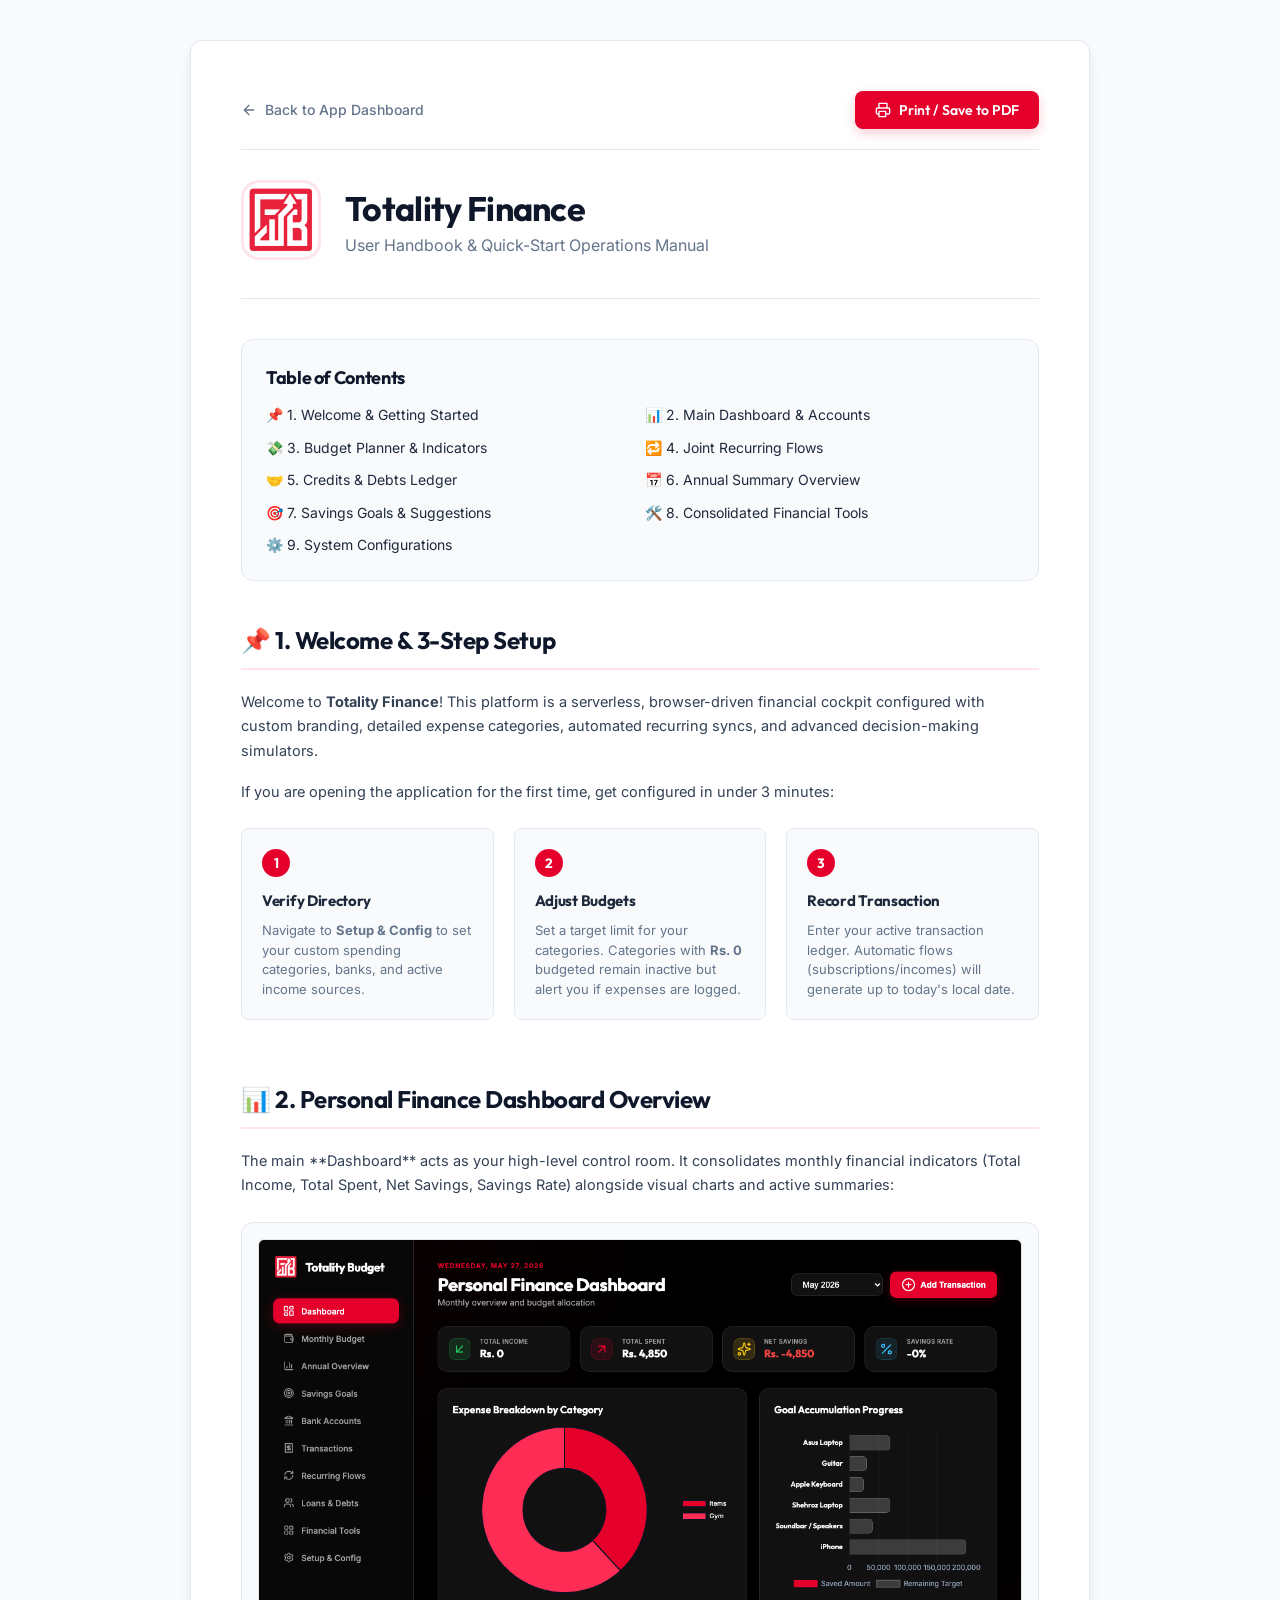
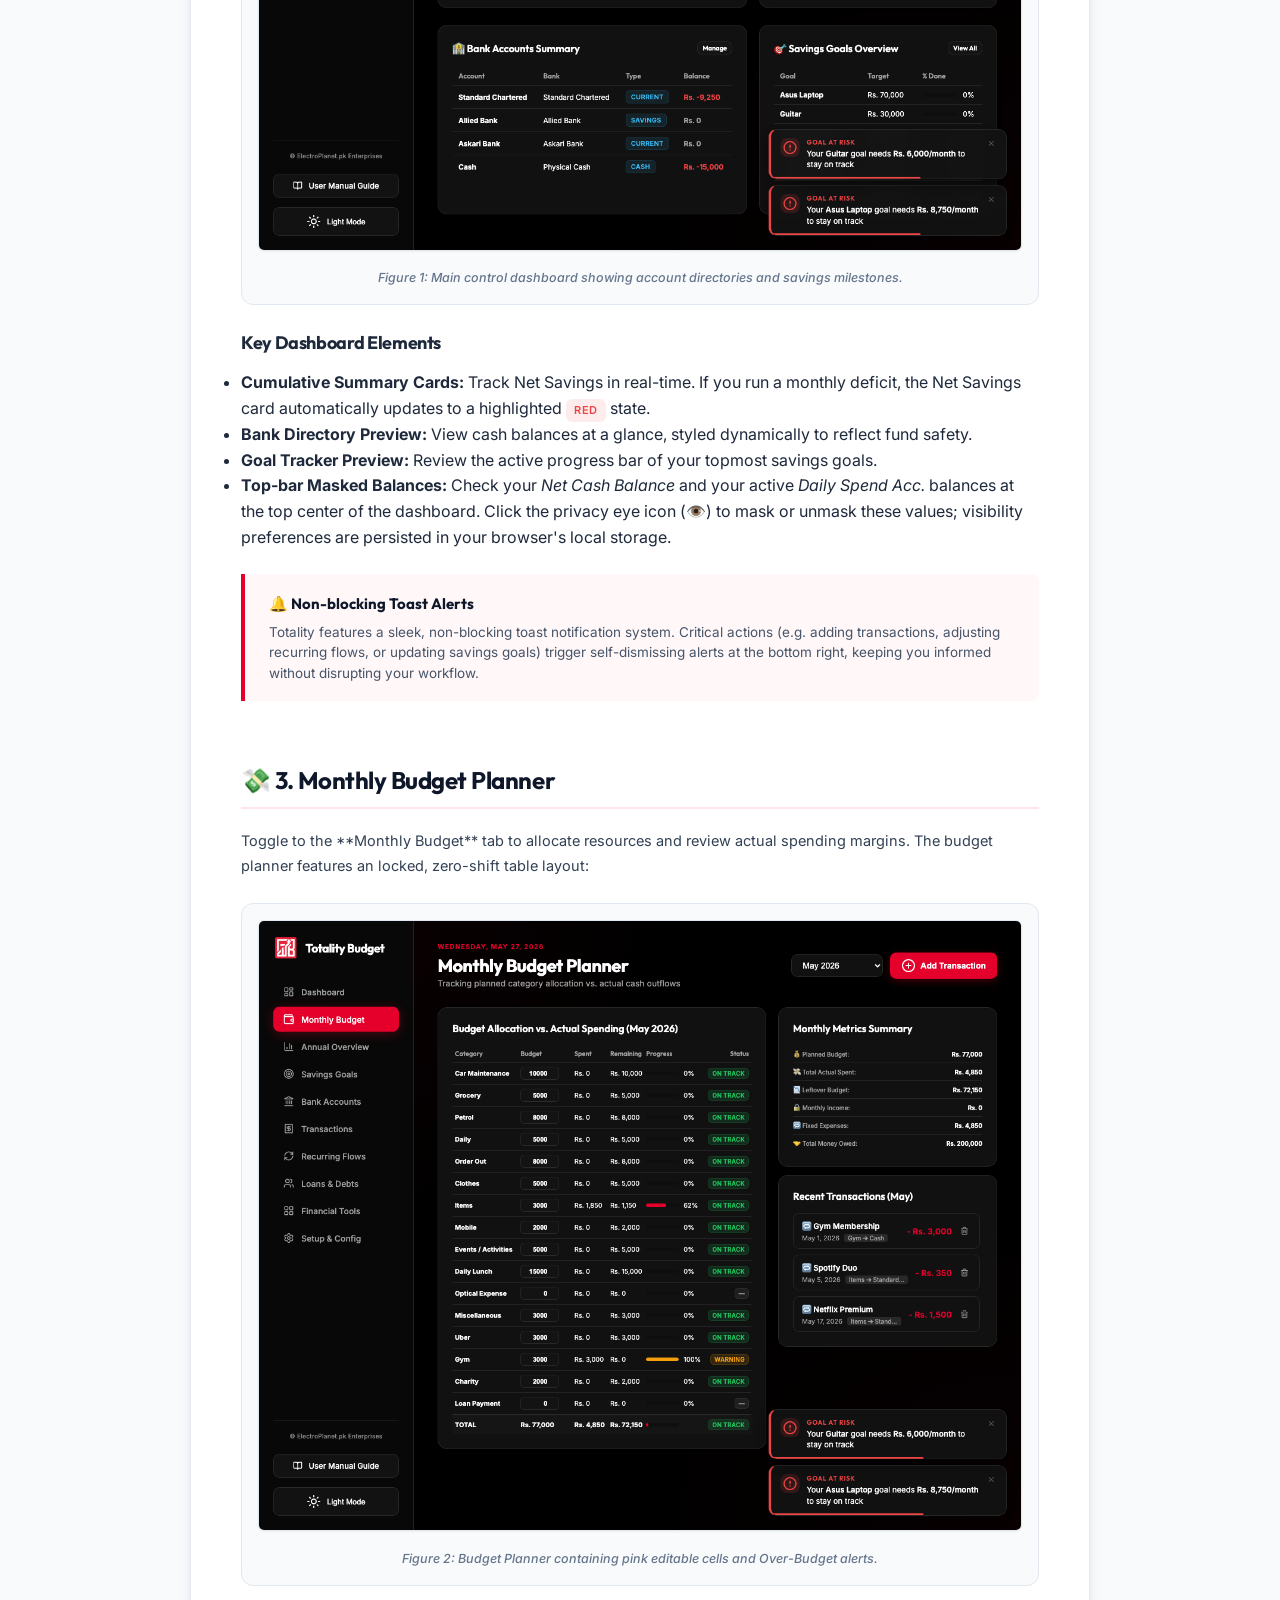
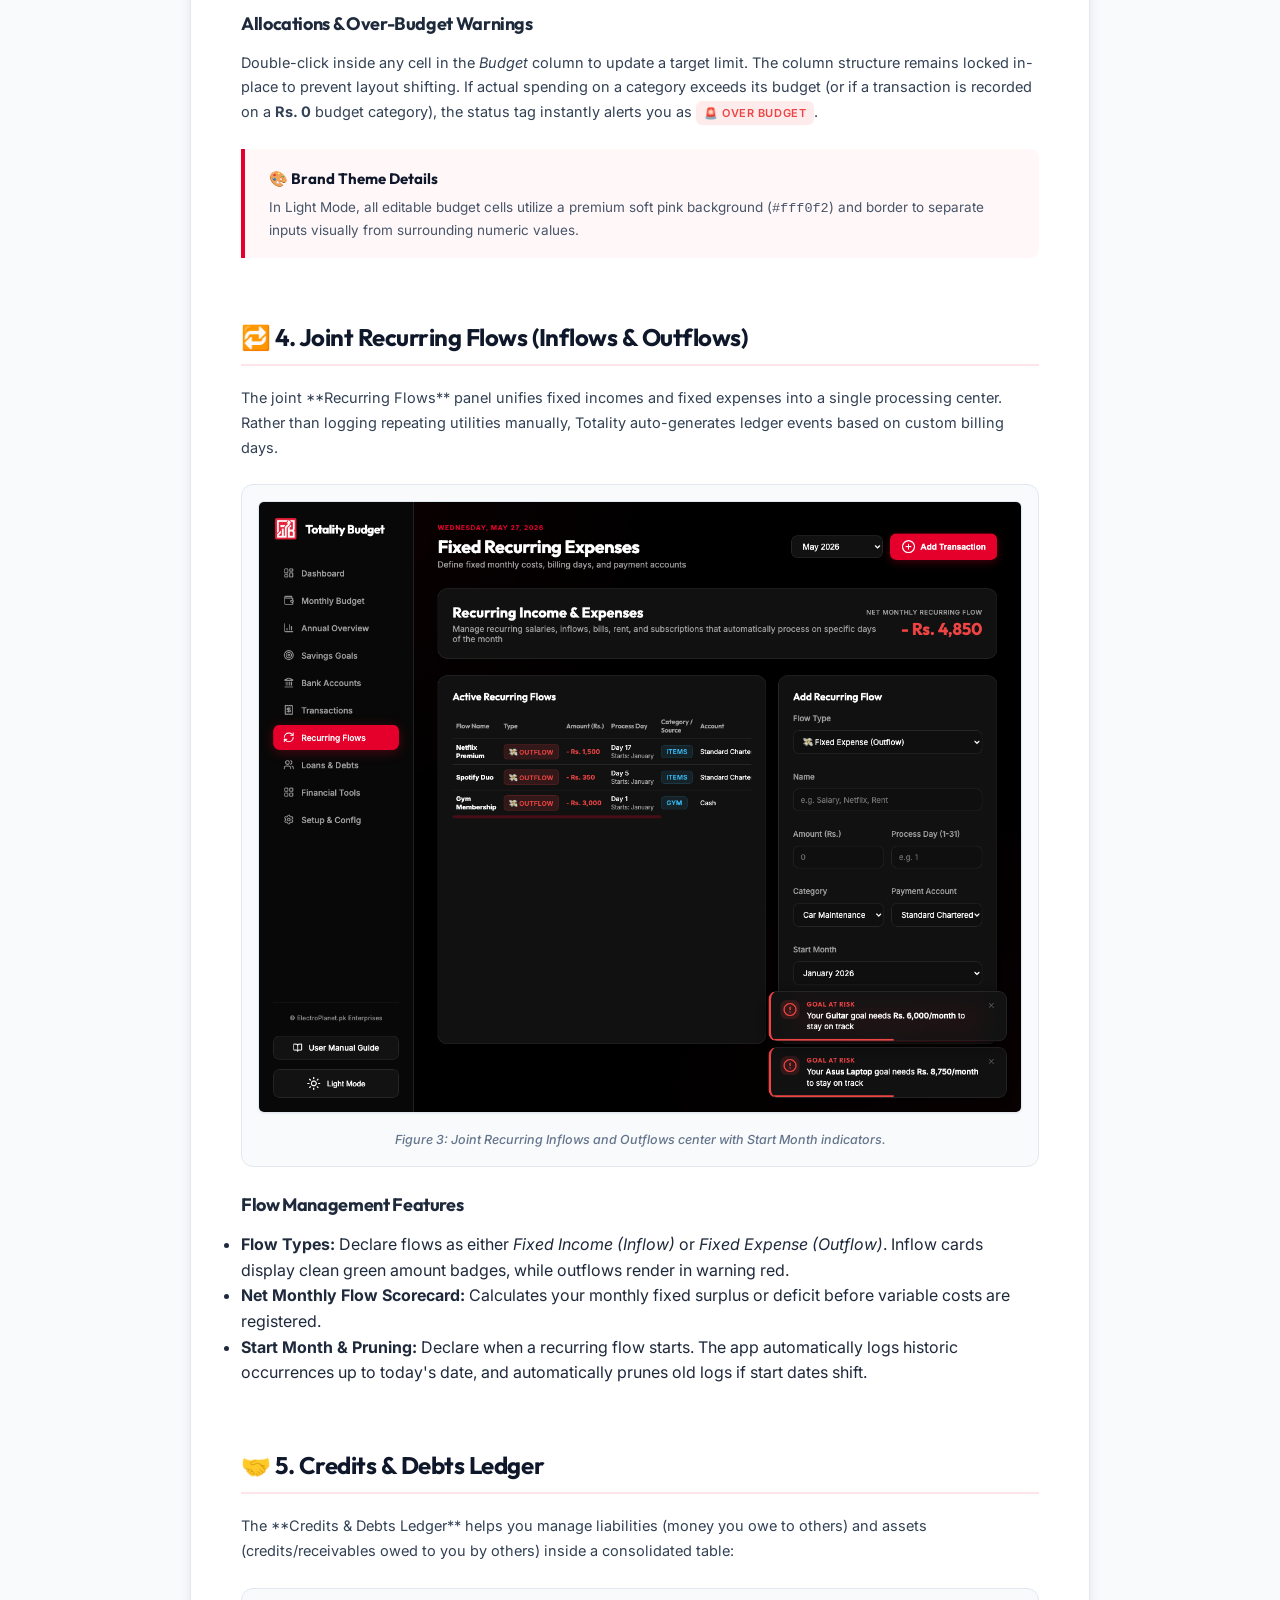
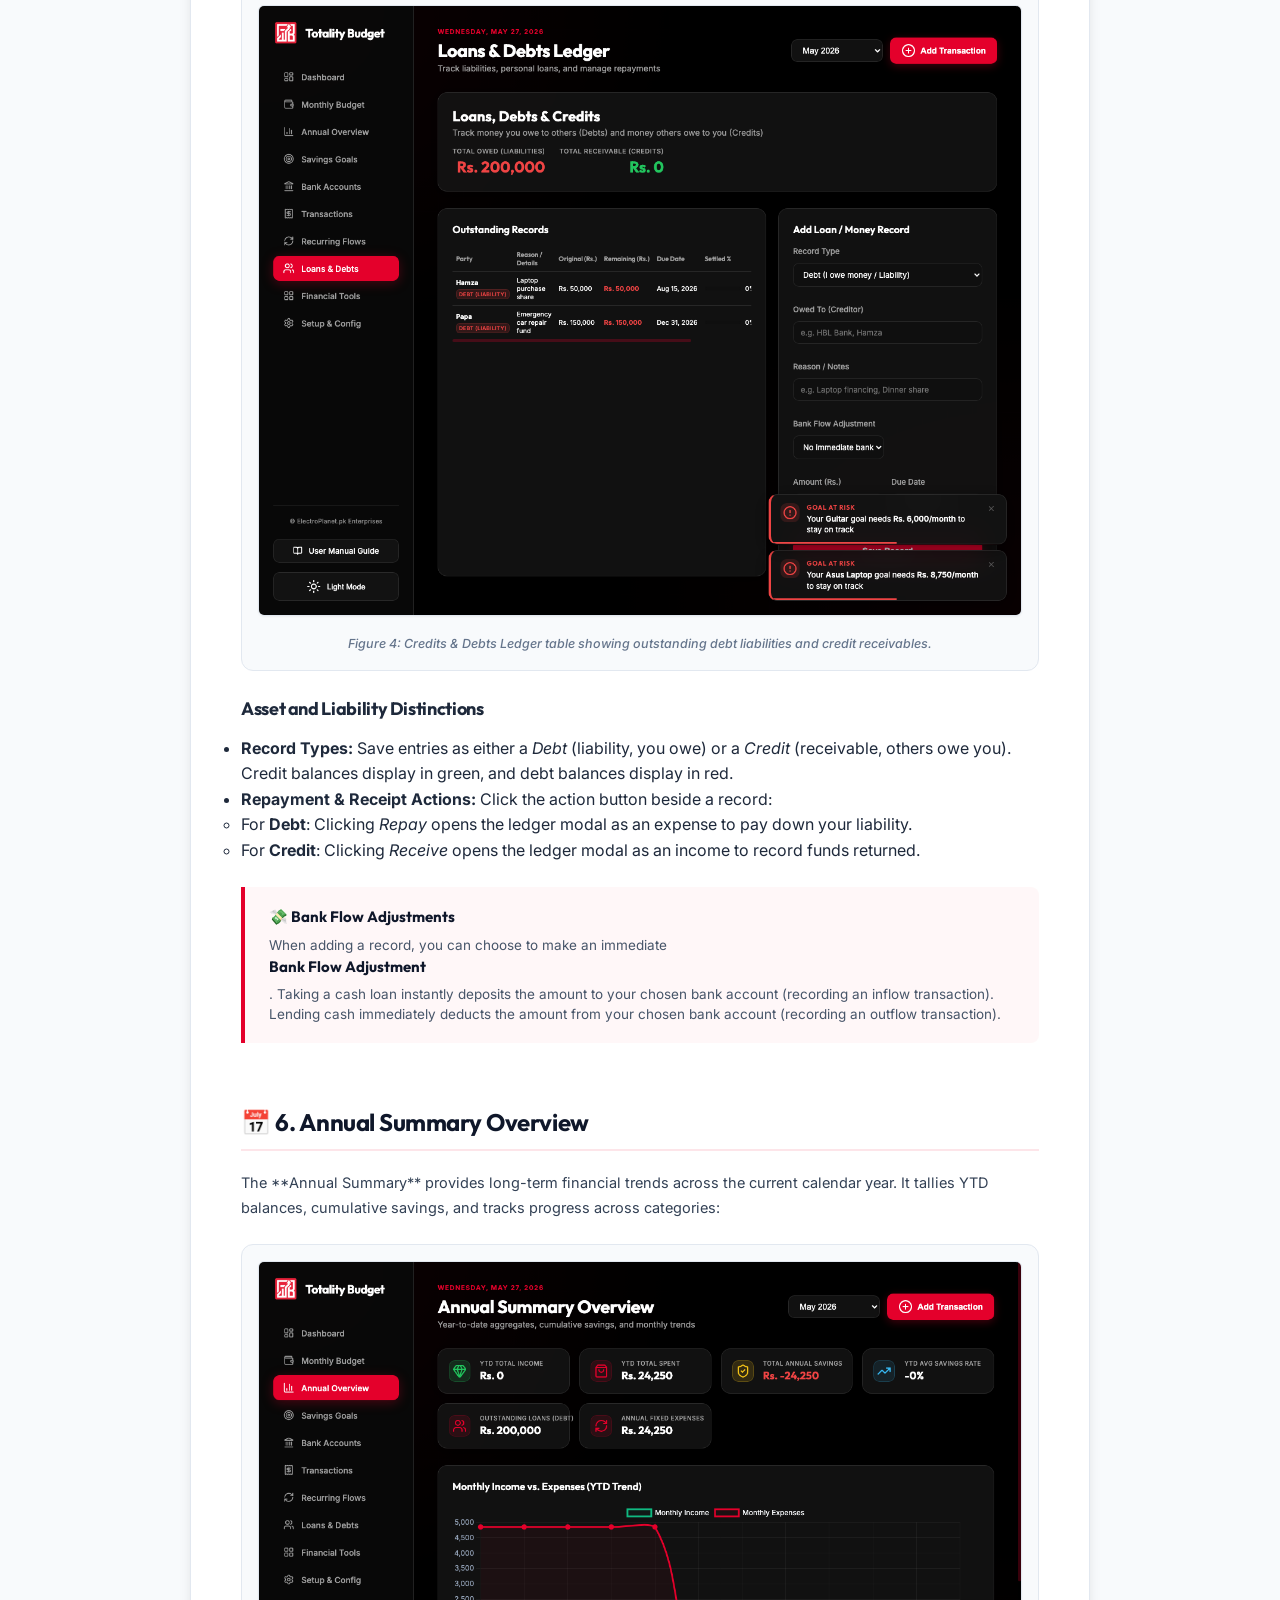
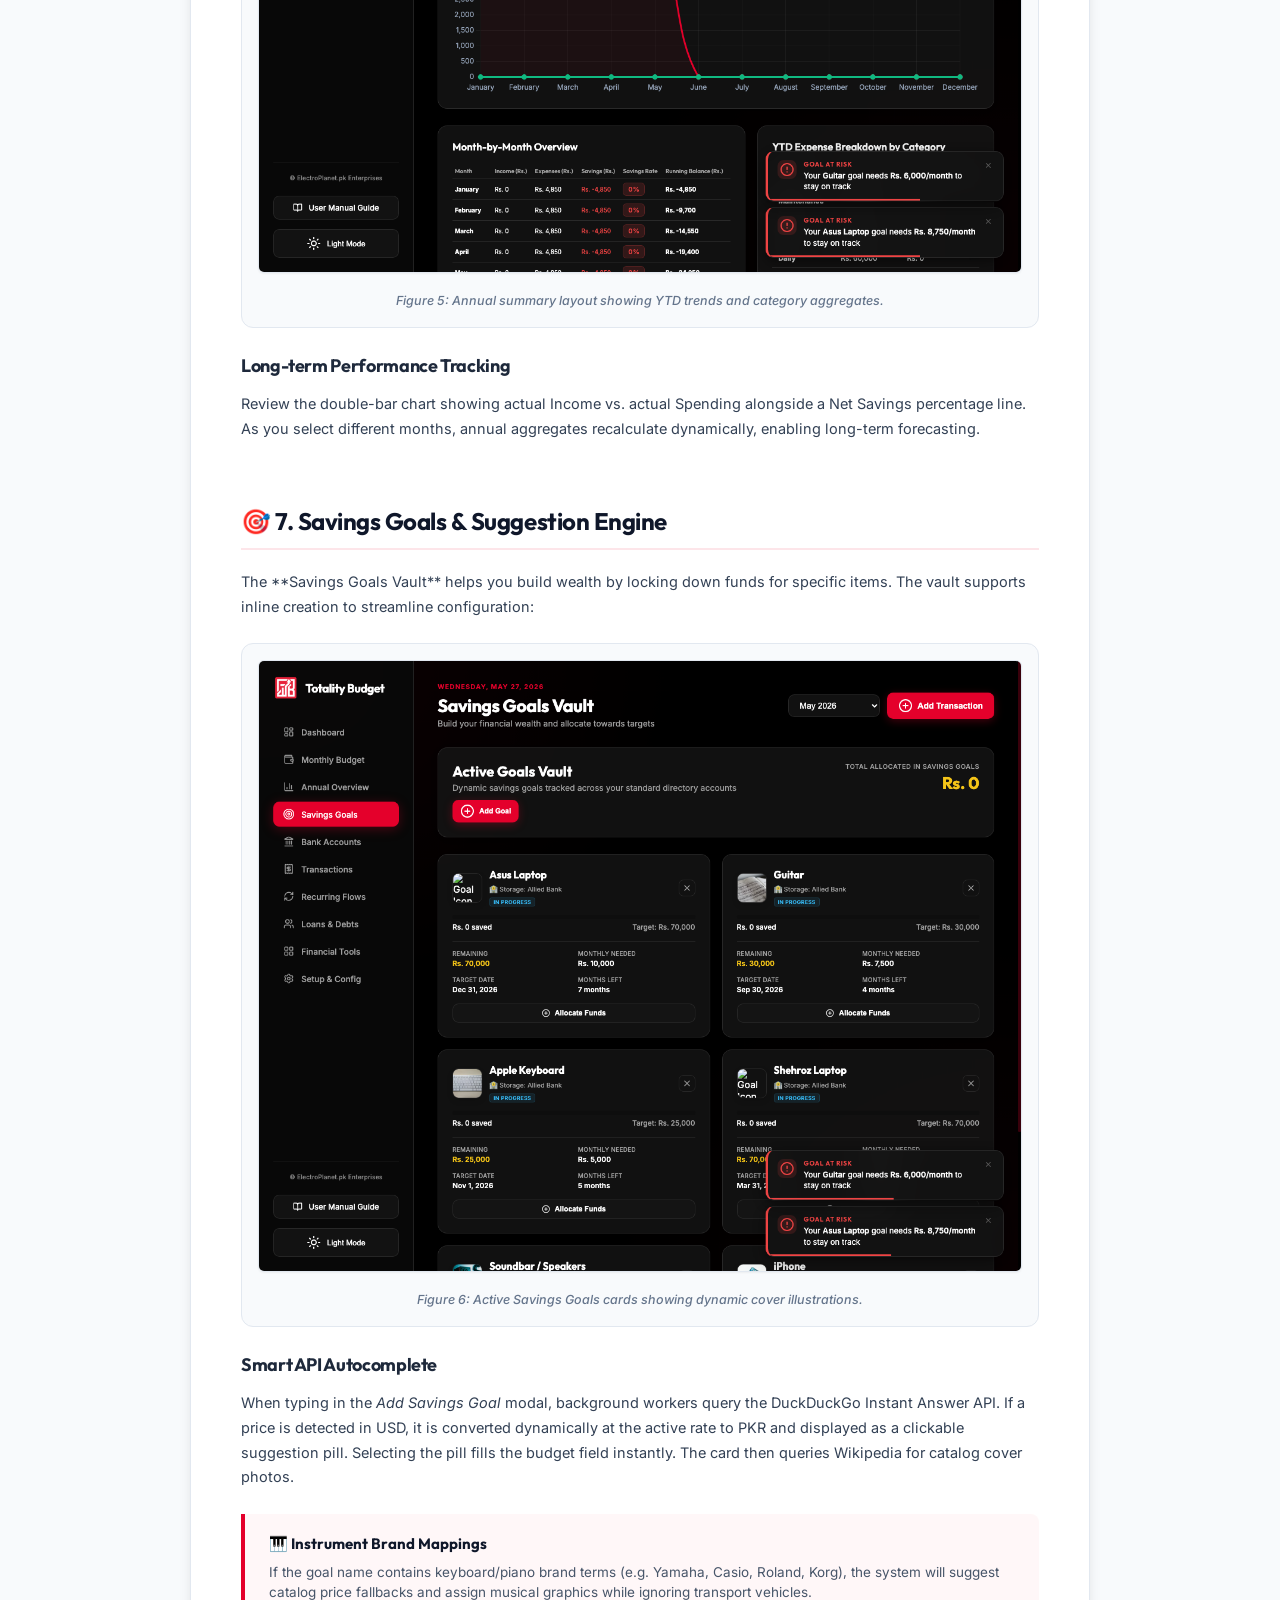
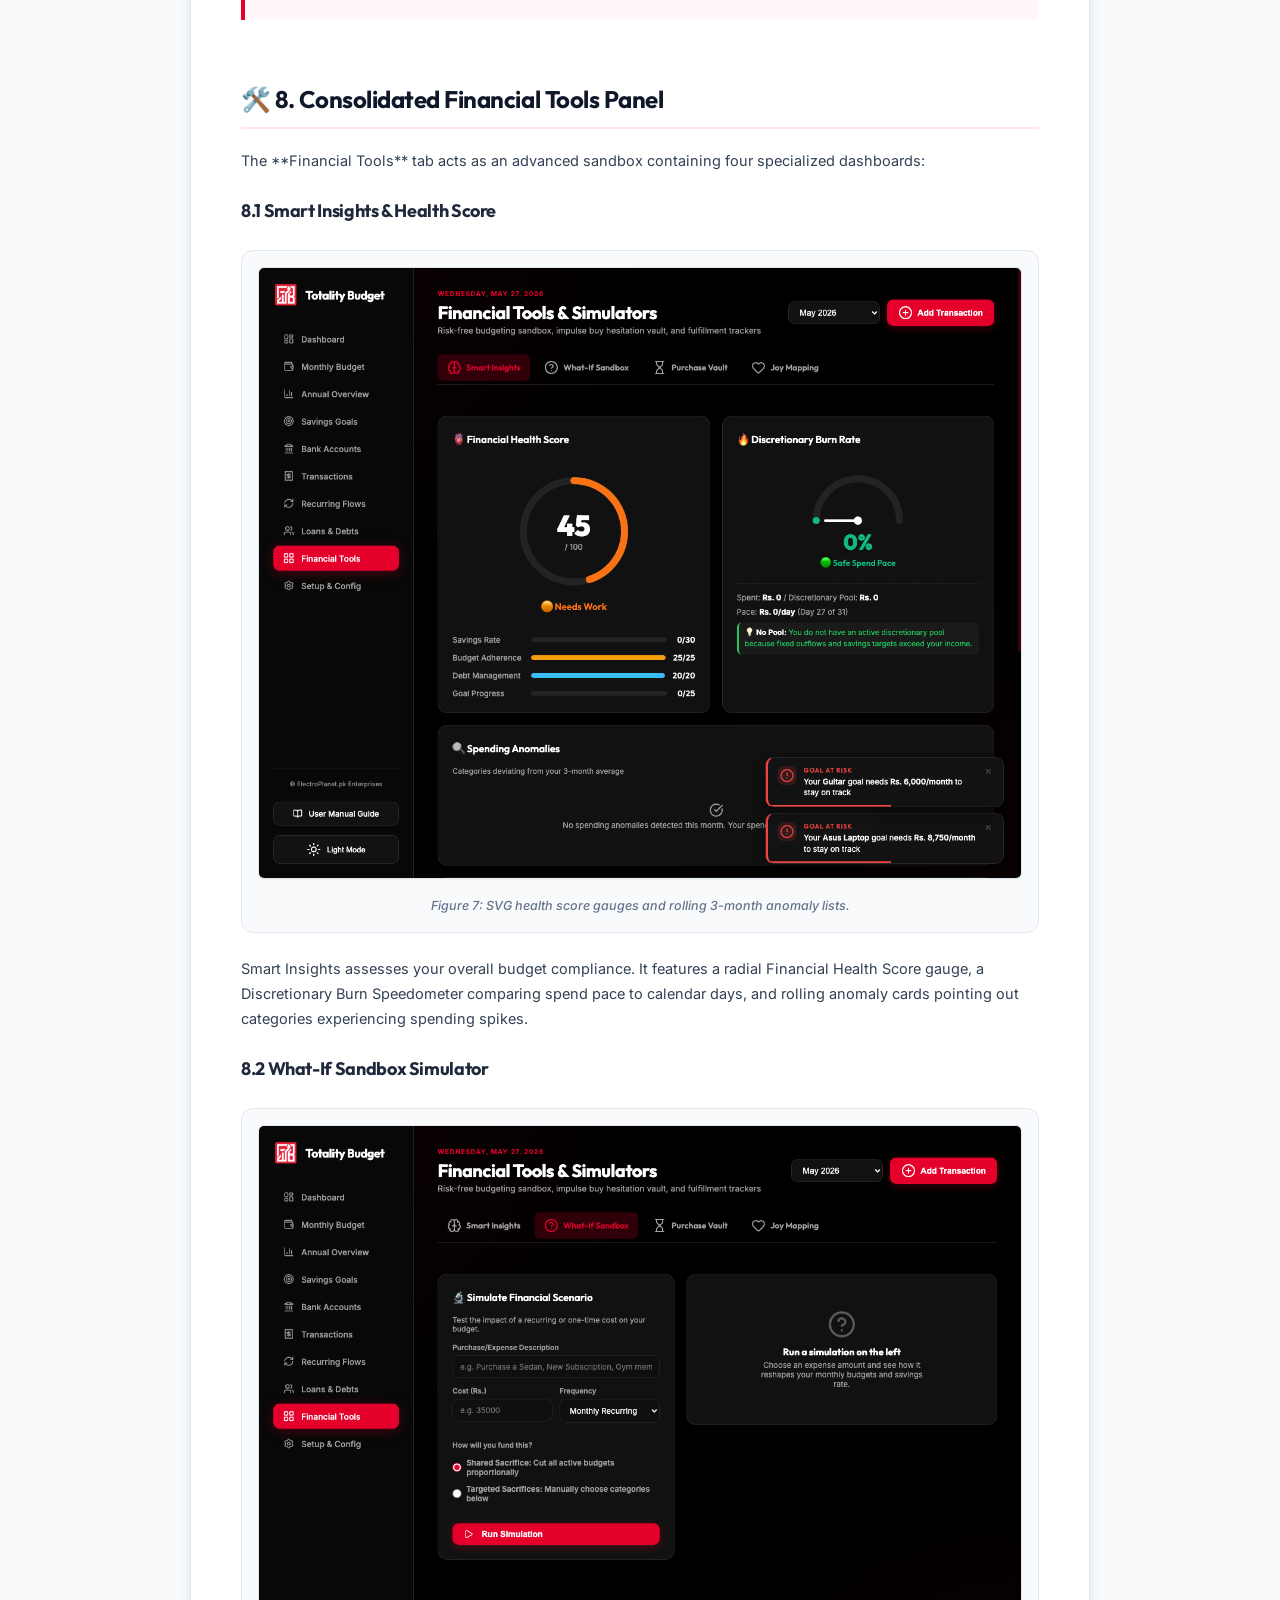
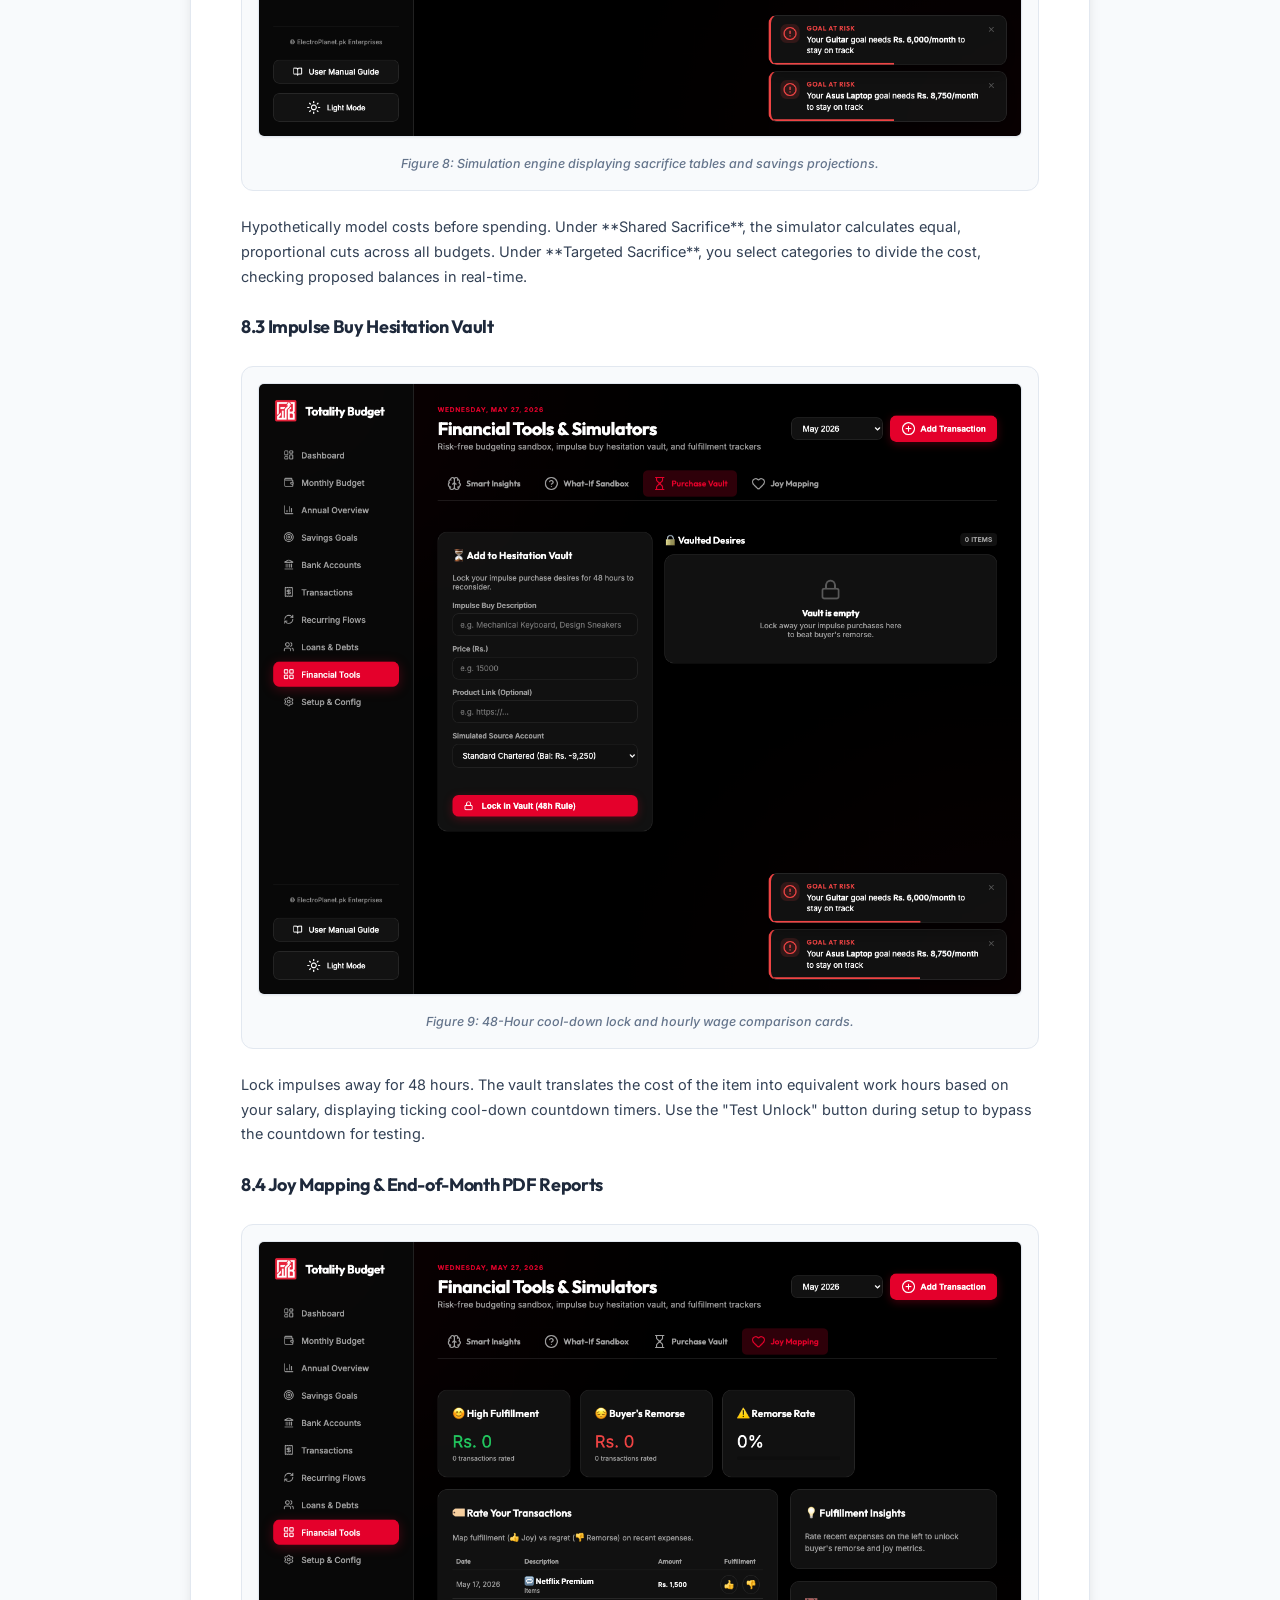
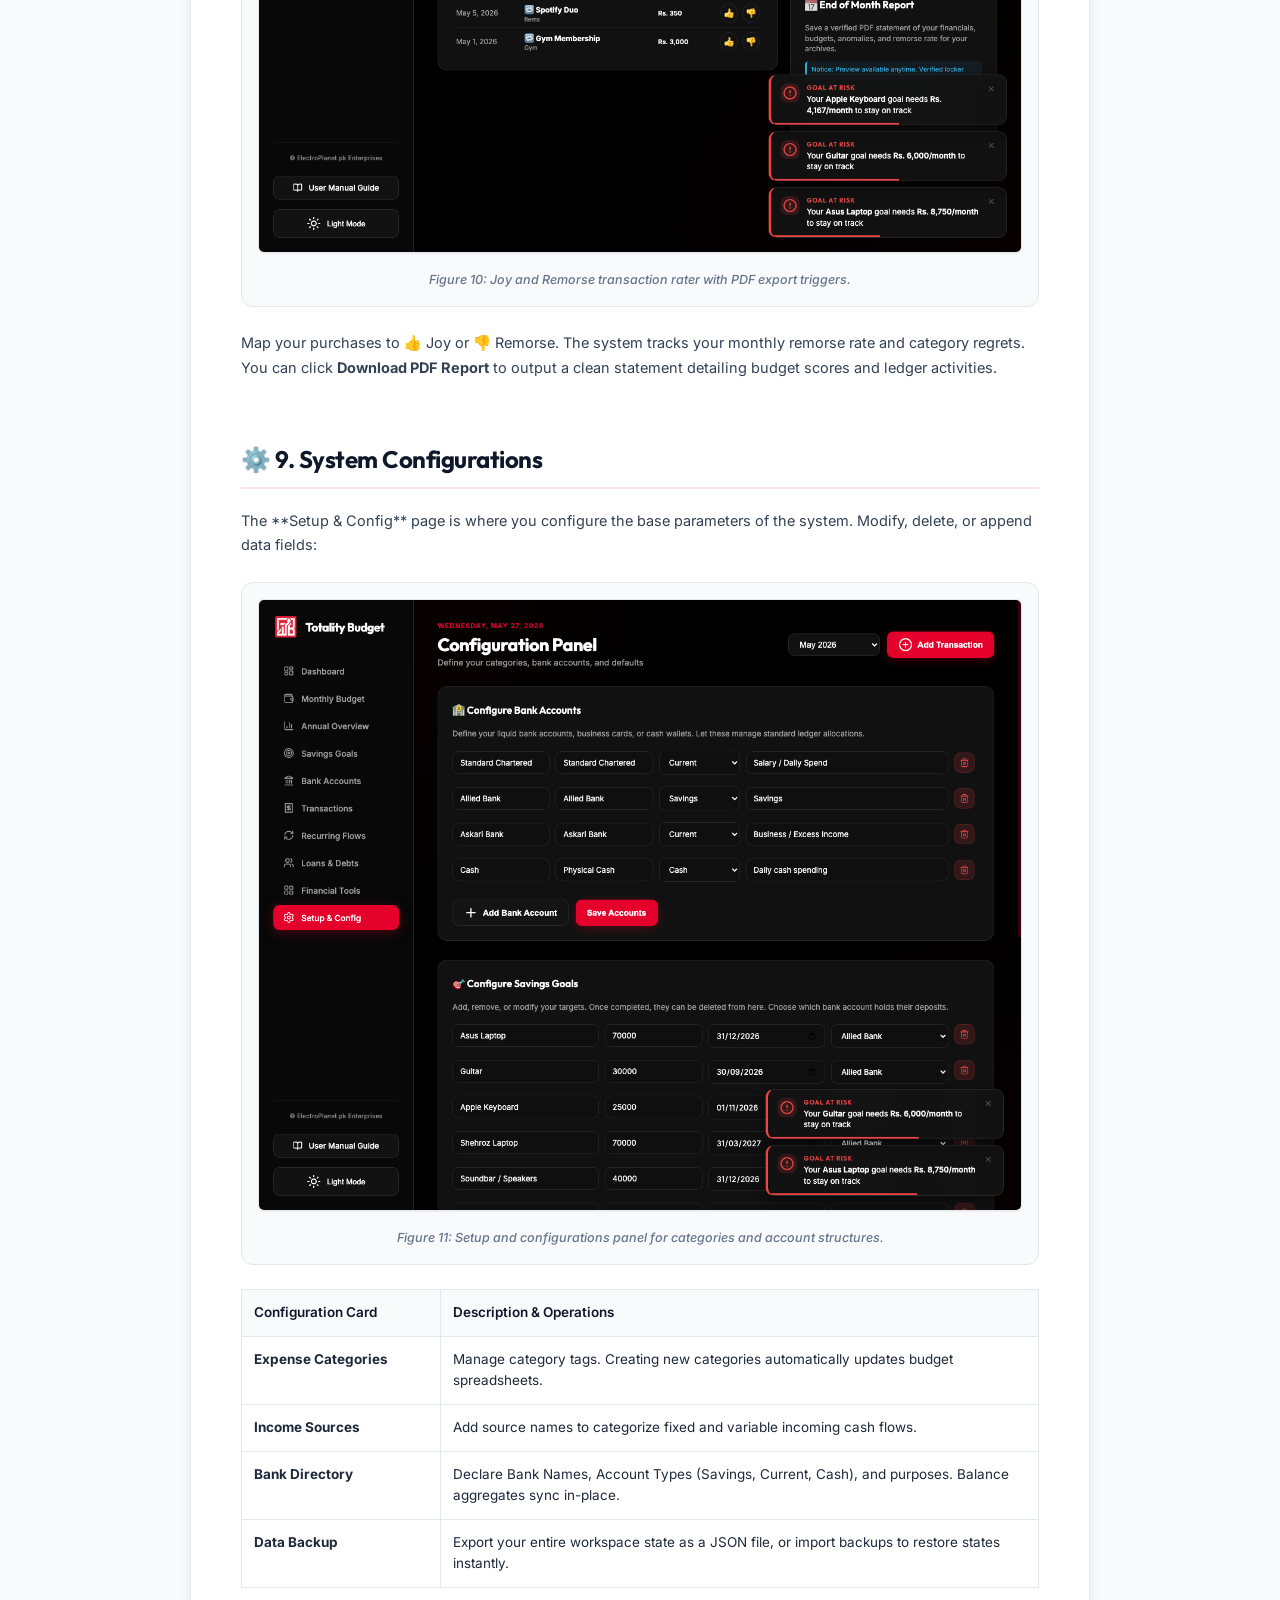
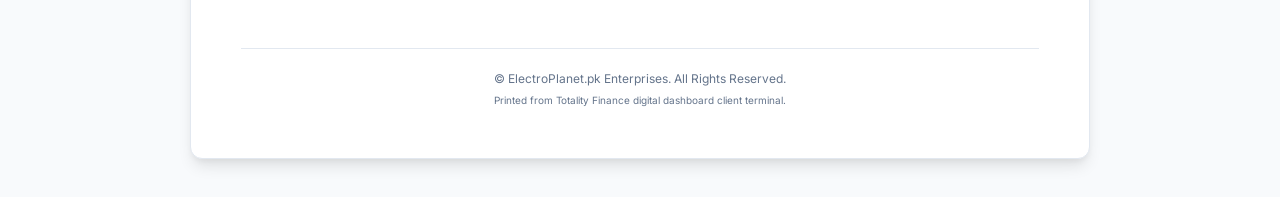
<file: manual.html>
<!DOCTYPE html>
<html lang="en">
<head>
  <meta charset="UTF-8">
  <meta name="viewport" content="width=device-width, initial-scale=1.0">
  <title>Totality Finance — User Handbook & Operations Manual</title>
  <!-- Google Fonts -->
  <link rel="preconnect" href="https://fonts.googleapis.com">
  <link rel="preconnect" href="https://fonts.gstatic.com" crossorigin>
  <link href="https://fonts.googleapis.com/css2?family=Inter:wght@300;400;500;600;700;800&family=Outfit:wght@300;400;500;600;700;800&display=swap" rel="stylesheet">
  
  <style>
    :root {
      --primary: #E4002B;
      --primary-hover: #C30022;
      --text-main: #1e293b;
      --text-muted: #64748b;
      --bg-canvas: #f8fafc;
      --bg-card: #ffffff;
      --border-color: #e2e8f0;
      --success: #10b981;
      --danger: #ef4444;
      --warning: #f59e0b;
      --info: #3b82f6;
      --radius: 12px;
      --transition: all 0.25s cubic-bezier(0.4, 0, 0.2, 1);
      --shadow-sm: 0 1px 2px 0 rgba(0, 0, 0, 0.05);
      --shadow-md: 0 4px 6px -1px rgba(0, 0, 0, 0.1), 0 2px 4px -1px rgba(0, 0, 0, 0.06);
      --shadow-lg: 0 10px 15px -3px rgba(0, 0, 0, 0.1), 0 4px 6px -2px rgba(0, 0, 0, 0.05);
    }

    /* Base Reset */
    * {
      box-sizing: border-box;
      margin: 0;
      padding: 0;
    }

    body {
      font-family: 'Inter', sans-serif;
      background-color: var(--bg-canvas);
      color: var(--text-main);
      line-height: 1.6;
      padding: 40px 20px;
    }

    h1, h2, h3, h4 {
      font-family: 'Outfit', sans-serif;
      color: #0f172a;
      font-weight: 700;
      letter-spacing: -0.02em;
    }

    .container {
      max-width: 900px;
      margin: 0 auto;
      background: var(--bg-card);
      padding: 50px;
      border-radius: var(--radius);
      box-shadow: var(--shadow-lg);
      border: 1px solid var(--border-color);
    }

    /* Floating Utilities */
    .top-actions {
      display: flex;
      justify-content: space-between;
      align-items: center;
      margin-bottom: 30px;
      padding-bottom: 20px;
      border-bottom: 1px solid var(--border-color);
    }

    .back-btn {
      display: inline-flex;
      align-items: center;
      gap: 8px;
      color: var(--text-muted);
      text-decoration: none;
      font-size: 14px;
      font-weight: 500;
      transition: var(--transition);
    }

    .back-btn:hover {
      color: var(--primary);
    }

    .print-btn {
      display: inline-flex;
      align-items: center;
      gap: 8px;
      background-color: var(--primary);
      color: white;
      border: none;
      padding: 10px 20px;
      border-radius: 8px;
      font-size: 14px;
      font-weight: 600;
      font-family: 'Outfit', sans-serif;
      cursor: pointer;
      transition: var(--transition);
      box-shadow: 0 4px 12px rgba(228, 0, 43, 0.2);
    }

    .print-btn:hover {
      background-color: var(--primary-hover);
      transform: translateY(-1px);
    }

    /* Header Section */
    .header-block {
      display: flex;
      align-items: center;
      gap: 24px;
      margin-bottom: 40px;
      padding-bottom: 30px;
      border-bottom: 1px solid var(--border-color);
    }

    .logo-container img {
      width: 80px;
      height: 80px;
      border-radius: 18px;
      border: 3px solid rgba(228, 0, 43, 0.1);
    }

    .title-area h1 {
      font-size: 34px;
      line-height: 1.2;
      color: #0f172a;
    }

    .title-area p {
      color: var(--text-muted);
      font-size: 16px;
      margin-top: 4px;
    }

    /* Table of Contents */
    .toc-container {
      background: var(--bg-canvas);
      border: 1px solid var(--border-color);
      border-radius: var(--radius);
      padding: 24px;
      margin-bottom: 40px;
    }

    .toc-title {
      font-size: 18px;
      margin-bottom: 12px;
      color: #0f172a;
    }

    .toc-list {
      list-style-type: none;
      display: grid;
      grid-template-columns: repeat(auto-fit, minmax(250px, 1fr));
      gap: 10px;
    }

    .toc-list a {
      color: var(--text-main);
      text-decoration: none;
      font-size: 14px;
      transition: var(--transition);
      display: flex;
      align-items: center;
      gap: 8px;
    }

    .toc-list a:hover {
      color: var(--primary);
    }

    /* Section styling */
    .section-block {
      margin-bottom: 60px;
    }

    .section-block h2 {
      font-size: 24px;
      border-bottom: 2px solid rgba(228, 0, 43, 0.1);
      padding-bottom: 8px;
      margin-bottom: 20px;
      display: flex;
      align-items: center;
      gap: 10px;
      color: #0f172a;
    }

    .section-block h3 {
      font-size: 18px;
      margin: 24px 0 12px 0;
      color: #1e293b;
    }

    .section-block p {
      margin-bottom: 16px;
      color: #334155;
      font-size: 14.5px;
      line-height: 1.7;
    }

    /* Step indicator card */
    .step-grid {
      display: grid;
      grid-template-columns: repeat(auto-fit, minmax(220px, 1fr));
      gap: 20px;
      margin: 24px 0;
    }

    .step-card {
      background: var(--bg-canvas);
      padding: 20px;
      border-radius: 8px;
      border: 1px solid var(--border-color);
    }

    .step-num {
      width: 28px;
      height: 28px;
      border-radius: 50%;
      background: var(--primary);
      color: white;
      display: flex;
      align-items: center;
      justify-content: center;
      font-size: 13.5px;
      font-weight: 700;
      font-family: 'Outfit', sans-serif;
      margin-bottom: 12px;
    }

    .step-card h3 {
      font-size: 15px;
      margin: 0 0 8px 0;
    }

    .step-card p {
      font-size: 13px;
      color: var(--text-muted);
      margin-bottom: 0;
      line-height: 1.5;
    }

    /* Feature highlights */
    .badge {
      display: inline-block;
      padding: 3px 8px;
      border-radius: 6px;
      font-size: 11px;
      font-weight: 600;
      text-transform: uppercase;
      letter-spacing: 0.05em;
    }

    .badge-info { background: rgba(59, 130, 246, 0.1); color: var(--info); }
    .badge-success { background: rgba(16, 185, 129, 0.1); color: var(--success); }
    .badge-danger { background: rgba(239, 68, 68, 0.1); color: var(--danger); }
    .badge-warning { background: rgba(245, 158, 11, 0.1); color: var(--warning); }

    /* Screenshot element */
    .screenshot-wrapper {
      margin: 24px 0;
      text-align: center;
      background-color: var(--bg-canvas);
      padding: 16px;
      border-radius: var(--radius);
      border: 1px solid var(--border-color);
    }

    .screenshot {
      max-width: 100%;
      border-radius: 6px;
      border: 1px solid var(--border-color);
      box-shadow: var(--shadow-sm);
      transition: var(--transition);
    }

    .screenshot:hover {
      box-shadow: var(--shadow-md);
    }

    .screenshot-caption {
      font-size: 12.5px;
      color: var(--text-muted);
      margin-top: 10px;
      font-style: italic;
      font-weight: 500;
    }

    /* Tip block */
    .info-callout {
      background: rgba(228, 0, 43, 0.03);
      border-left: 4px solid var(--primary);
      padding: 18px 24px;
      border-radius: 0 8px 8px 0;
      margin: 24px 0;
    }

    .info-callout strong {
      display: block;
      color: #0f172a;
      font-family: 'Outfit', sans-serif;
      margin-bottom: 6px;
      font-size: 15px;
    }

    .info-callout p {
      font-size: 13.5px;
      color: #475569;
      margin-bottom: 0;
      line-height: 1.5;
    }

    /* Page Breaks for Printing */
    .page-break {
      display: none;
    }

    /* Table Styles */
    .doc-table {
      width: 100%;
      border-collapse: collapse;
      margin: 20px 0;
    }

    .doc-table th, .doc-table td {
      border: 1px solid var(--border-color);
      padding: 12px;
      text-align: left;
      font-size: 13.5px;
      vertical-align: top;
    }

    .doc-table th {
      background-color: var(--bg-canvas);
      font-weight: 600;
      color: #0f172a;
    }

    /* Footer styling */
    .footer {
      margin-top: 60px;
      text-align: center;
      color: var(--text-muted);
      font-size: 12px;
      border-top: 1px solid var(--border-color);
      padding-top: 20px;
    }

    /* Print Styles */
    @media print {
      body {
        background: white !important;
        color: black !important;
        padding: 0 !important;
      }
      
      .container {
        box-shadow: none !important;
        border: none !important;
        padding: 0 !important;
        max-width: 100% !important;
      }

      .no-print {
        display: none !important;
      }

      .page-break {
        display: block !important;
        page-break-before: always !important;
        height: 0;
        margin: 0;
        border: none;
      }

      h1, h2, h3, h4 {
        color: black !important;
      }

      .screenshot-wrapper {
        background: transparent !important;
        padding: 8px 0 !important;
        border: none !important;
      }

      .screenshot {
        box-shadow: none !important;
        border: 1px solid #cbd5e1 !important;
        max-height: 380px !important;
        width: auto !important;
        margin: 0 auto !important;
        display: block !important;
        object-fit: contain !important;
      }

      .info-callout {
        background: #f8fafc !important;
        border-left: 4px solid #0f172a !important;
      }

      @page {
        size: A4;
        margin: 15mm 20mm;
      }
    }
  </style>
</head>
<body>

  <div class="container">
    <!-- Utility bar (hidden in print) -->
    <div class="top-actions no-print">
      <a href="index.html" class="back-btn">
        <svg style="width: 16px; height: 16px; fill: currentColor; transform: rotate(180deg);" viewBox="0 0 24 24">
          <path d="M5 12h14M12 5l7 7-7 7" stroke="currentColor" stroke-width="2" stroke-linecap="round" stroke-linejoin="round" fill="none"/>
        </svg>
        Back to App Dashboard
      </a>
      <button onclick="window.print()" class="print-btn">
        <svg style="width: 16px; height: 16px; fill: none; stroke: currentColor; stroke-width: 2;" viewBox="0 0 24 24">
          <path d="M6 9V2h12v7M6 18H4a2 2 0 0 1-2-2v-5a2 2 0 0 1 2-2h16a2 2 0 0 1 2 2v5a2 2 0 0 1-2 2h-2m-12-4h10v8H6z" stroke-linecap="round" stroke-linejoin="round"/>
        </svg>
        Print / Save to PDF
      </button>
    </div>

    <!-- HEADER BLOCK -->
    <div class="header-block">
      <div class="logo-container">
        <img src="logo.png" alt="Totality Logo">
      </div>
      <div class="title-area">
        <h1>Totality Finance</h1>
        <p>User Handbook & Quick-Start Operations Manual</p>
      </div>
    </div>

    <!-- TABLE OF CONTENTS -->
    <div class="toc-container no-print">
      <h3 class="toc-title">Table of Contents</h3>
      <ul class="toc-list">
        <li><a href="#welcome">📌 1. Welcome & Getting Started</a></li>
        <li><a href="#dashboard">📊 2. Main Dashboard & Accounts</a></li>
        <li><a href="#budget">💸 3. Budget Planner & Indicators</a></li>
        <li><a href="#recurring">🔁 4. Joint Recurring Flows</a></li>
        <li><a href="#debts">🤝 5. Credits & Debts Ledger</a></li>
        <li><a href="#annual">📅 6. Annual Summary Overview</a></li>
        <li><a href="#goals">🎯 7. Savings Goals & Suggestions</a></li>
        <li><a href="#tools">🛠️ 8. Consolidated Financial Tools</a></li>
        <li><a href="#setup">⚙️ 9. System Configurations</a></li>
      </ul>
    </div>

    <!-- SECTION 1: WELCOME & STARTING -->
    <div class="section-block" id="welcome">
      <h2>📌 1. Welcome & 3-Step Setup</h2>
      <p>Welcome to <strong>Totality Finance</strong>! This platform is a serverless, browser-driven financial cockpit configured with custom branding, detailed expense categories, automated recurring syncs, and advanced decision-making simulators.</p>
      <p>If you are opening the application for the first time, get configured in under 3 minutes:</p>
      
      <div class="step-grid">
        <div class="step-card">
          <div class="step-num">1</div>
          <h3>Verify Directory</h3>
          <p>Navigate to <strong>Setup & Config</strong> to set your custom spending categories, banks, and active income sources.</p>
        </div>
        <div class="step-card">
          <div class="step-num">2</div>
          <h3>Adjust Budgets</h3>
          <p>Set a target limit for your categories. Categories with <strong>Rs. 0</strong> budgeted remain inactive but alert you if expenses are logged.</p>
        </div>
        <div class="step-card">
          <div class="step-num">3</div>
          <h3>Record Transaction</h3>
          <p>Enter your active transaction ledger. Automatic flows (subscriptions/incomes) will generate up to today's local date.</p>
        </div>
      </div>
    </div>

    <div class="page-break"></div>

    <!-- SECTION 2: CORE DASHBOARD -->
    <div class="section-block" id="dashboard">
      <h2>📊 2. Personal Finance Dashboard Overview</h2>
      <p>The main **Dashboard** acts as your high-level control room. It consolidates monthly financial indicators (Total Income, Total Spent, Net Savings, Savings Rate) alongside visual charts and active summaries:</p>
      
      <div class="screenshot-wrapper">
        <img src="manual_assets/dashboard.png" alt="Dashboard Screenshot" class="screenshot">
        <div class="screenshot-caption">Figure 1: Main control dashboard showing account directories and savings milestones.</div>
      </div>

      <h3>Key Dashboard Elements</h3>
      <ul>
        <li><strong>Cumulative Summary Cards:</strong> Track Net Savings in real-time. If you run a monthly deficit, the Net Savings card automatically updates to a highlighted <span class="badge badge-danger">Red</span> state.</li>
        <li><strong>Bank Directory Preview:</strong> View cash balances at a glance, styled dynamically to reflect fund safety.</li>
        <li><strong>Goal Tracker Preview:</strong> Review the active progress bar of your topmost savings goals.</li>
        <li><strong>Top-bar Masked Balances:</strong> Check your <em>Net Cash Balance</em> and your active <em>Daily Spend Acc.</em> balances at the top center of the dashboard. Click the privacy eye icon (👁️) to mask or unmask these values; visibility preferences are persisted in your browser's local storage.</li>
      </ul>

      <div class="info-callout">
        <strong>🔔 Non-blocking Toast Alerts</strong>
        <p>Totality features a sleek, non-blocking toast notification system. Critical actions (e.g. adding transactions, adjusting recurring flows, or updating savings goals) trigger self-dismissing alerts at the bottom right, keeping you informed without disrupting your workflow.</p>
      </div>
    </div>

    <div class="page-break"></div>

    <!-- SECTION 3: BUDGET PLANNER -->
    <div class="section-block" id="budget">
      <h2>💸 3. Monthly Budget Planner</h2>
      <p>Toggle to the **Monthly Budget** tab to allocate resources and review actual spending margins. The budget planner features an locked, zero-shift table layout:</p>

      <div class="screenshot-wrapper">
        <img src="manual_assets/budget_planner.png" alt="Budget Planner Screenshot" class="screenshot">
        <div class="screenshot-caption">Figure 2: Budget Planner containing pink editable cells and Over-Budget alerts.</div>
      </div>

      <h3>Allocations & Over-Budget Warnings</h3>
      <p>Double-click inside any cell in the <em>Budget</em> column to update a target limit. The column structure remains locked in-place to prevent layout shifting. If actual spending on a category exceeds its budget (or if a transaction is recorded on a <strong>Rs. 0</strong> budget category), the status tag instantly alerts you as <span class="badge badge-danger">🚨 Over Budget</span>.</p>

      <div class="info-callout">
        <strong>🎨 Brand Theme Details</strong>
        <p>In Light Mode, all editable budget cells utilize a premium soft pink background (<code>#fff0f2</code>) and border to separate inputs visually from surrounding numeric values.</p>
      </div>
    </div>

    <div class="page-break"></div>

    <!-- SECTION 4: RECURRING FLOWS -->
    <div class="section-block" id="recurring">
      <h2>🔁 4. Joint Recurring Flows (Inflows & Outflows)</h2>
      <p>The joint **Recurring Flows** panel unifies fixed incomes and fixed expenses into a single processing center. Rather than logging repeating utilities manually, Totality auto-generates ledger events based on custom billing days.</p>

      <div class="screenshot-wrapper">
        <img src="manual_assets/recurring_flows.png" alt="Recurring Flows Screenshot" class="screenshot">
        <div class="screenshot-caption">Figure 3: Joint Recurring Inflows and Outflows center with Start Month indicators.</div>
      </div>

      <h3>Flow Management Features</h3>
      <ul>
        <li><strong>Flow Types:</strong> Declare flows as either <em>Fixed Income (Inflow)</em> or <em>Fixed Expense (Outflow)</em>. Inflow cards display clean green amount badges, while outflows render in warning red.</li>
        <li><strong>Net Monthly Flow Scorecard:</strong> Calculates your monthly fixed surplus or deficit before variable costs are registered.</li>
        <li><strong>Start Month & Pruning:</strong> Declare when a recurring flow starts. The app automatically logs historic occurrences up to today's date, and automatically prunes old logs if start dates shift.</li>
      </ul>
    </div>

    <div class="page-break"></div>

    <!-- SECTION 5: CREDITS & DEBTS -->
    <div class="section-block" id="debts">
      <h2>🤝 5. Credits & Debts Ledger</h2>
      <p>The **Credits & Debts Ledger** helps you manage liabilities (money you owe to others) and assets (credits/receivables owed to you by others) inside a consolidated table:</p>

      <div class="screenshot-wrapper">
        <img src="manual_assets/debts_credits.png" alt="Credits & Debts Ledger Screenshot" class="screenshot">
        <div class="screenshot-caption">Figure 4: Credits & Debts Ledger table showing outstanding debt liabilities and credit receivables.</div>
      </div>

      <h3>Asset and Liability Distinctions</h3>
      <ul>
        <li><strong>Record Types:</strong> Save entries as either a <em>Debt</em> (liability, you owe) or a <em>Credit</em> (receivable, others owe you). Credit balances display in green, and debt balances display in red.</li>
        <li><strong>Repayment & Receipt Actions:</strong> Click the action button beside a record:
          <ul>
            <li>For <strong>Debt</strong>: Clicking <em>Repay</em> opens the ledger modal as an expense to pay down your liability.</li>
            <li>For <strong>Credit</strong>: Clicking <em>Receive</em> opens the ledger modal as an income to record funds returned.</li>
          </ul>
        </li>
      </ul>

      <div class="info-callout">
        <strong>💸 Bank Flow Adjustments</strong>
        <p>When adding a record, you can choose to make an immediate <strong>Bank Flow Adjustment</strong>. Taking a cash loan instantly deposits the amount to your chosen bank account (recording an inflow transaction). Lending cash immediately deducts the amount from your chosen bank account (recording an outflow transaction).</p>
      </div>
    </div>

    <div class="page-break"></div>

    <!-- SECTION 6: ANNUAL SUMMARY -->
    <div class="section-block" id="annual">
      <h2>📅 6. Annual Summary Overview</h2>
      <p>The **Annual Summary** provides long-term financial trends across the current calendar year. It tallies YTD balances, cumulative savings, and tracks progress across categories:</p>

      <div class="screenshot-wrapper">
        <img src="manual_assets/annual_summary.png" alt="Annual Summary Screenshot" class="screenshot">
        <div class="screenshot-caption">Figure 5: Annual summary layout showing YTD trends and category aggregates.</div>
      </div>

      <h3>Long-term Performance Tracking</h3>
      <p>Review the double-bar chart showing actual Income vs. actual Spending alongside a Net Savings percentage line. As you select different months, annual aggregates recalculate dynamically, enabling long-term forecasting.</p>
    </div>

    <div class="page-break"></div>

    <!-- SECTION 7: SAVINGS GOALS -->
    <div class="section-block" id="goals">
      <h2>🎯 7. Savings Goals & Suggestion Engine</h2>
      <p>The **Savings Goals Vault** helps you build wealth by locking down funds for specific items. The vault supports inline creation to streamline configuration:</p>

      <div class="screenshot-wrapper">
        <img src="manual_assets/savings_goals.png" alt="Savings Goals Screenshot" class="screenshot">
        <div class="screenshot-caption">Figure 6: Active Savings Goals cards showing dynamic cover illustrations.</div>
      </div>

      <h3>Smart API Autocomplete</h3>
      <p>When typing in the <em>Add Savings Goal</em> modal, background workers query the DuckDuckGo Instant Answer API. If a price is detected in USD, it is converted dynamically at the active rate to PKR and displayed as a clickable suggestion pill. Selecting the pill fills the budget field instantly. The card then queries Wikipedia for catalog cover photos.</p>

      <div class="info-callout">
        <strong>🎹 Instrument Brand Mappings</strong>
        <p>If the goal name contains keyboard/piano brand terms (e.g. Yamaha, Casio, Roland, Korg), the system will suggest catalog price fallbacks and assign musical graphics while ignoring transport vehicles.</p>
      </div>
    </div>

    <div class="page-break"></div>

    <!-- SECTION 8: FINANCIAL TOOLS -->
    <div class="section-block" id="tools">
      <h2>🛠️ 8. Consolidated Financial Tools Panel</h2>
      <p>The **Financial Tools** tab acts as an advanced sandbox containing four specialized dashboards:</p>

      <!-- SUBTAB 8.1: INSIGHTS -->
      <h3>8.1 Smart Insights & Health Score</h3>
      <div class="screenshot-wrapper">
        <img src="manual_assets/tools_insights.png" alt="Smart Insights Screenshot" class="screenshot">
        <div class="screenshot-caption">Figure 7: SVG health score gauges and rolling 3-month anomaly lists.</div>
      </div>
      <p>Smart Insights assesses your overall budget compliance. It features a radial Financial Health Score gauge, a Discretionary Burn Speedometer comparing spend pace to calendar days, and rolling anomaly cards pointing out categories experiencing spending spikes.</p>

      <div class="page-break"></div>

      <!-- SUBTAB 8.2: WHAT-IF -->
      <h3>8.2 What-If Sandbox Simulator</h3>
      <div class="screenshot-wrapper">
        <img src="manual_assets/tools_sandbox.png" alt="What-If Sandbox Screenshot" class="screenshot">
        <div class="screenshot-caption">Figure 8: Simulation engine displaying sacrifice tables and savings projections.</div>
      </div>
      <p>Hypothetically model costs before spending. Under **Shared Sacrifice**, the simulator calculates equal, proportional cuts across all budgets. Under **Targeted Sacrifice**, you select categories to divide the cost, checking proposed balances in real-time.</p>

      <div class="page-break"></div>

      <!-- SUBTAB 8.3: HESITATION -->
      <h3>8.3 Impulse Buy Hesitation Vault</h3>
      <div class="screenshot-wrapper">
        <img src="manual_assets/tools_vault.png" alt="Purchase Hesitation Vault Screenshot" class="screenshot">
        <div class="screenshot-caption">Figure 9: 48-Hour cool-down lock and hourly wage comparison cards.</div>
      </div>
      <p>Lock impulses away for 48 hours. The vault translates the cost of the item into equivalent work hours based on your salary, displaying ticking cool-down countdown timers. Use the "Test Unlock" button during setup to bypass the countdown for testing.</p>

      <div class="page-break"></div>

      <!-- SUBTAB 8.4: JOY MAPPING -->
      <h3>8.4 Joy Mapping & End-of-Month PDF Reports</h3>
      <div class="screenshot-wrapper">
        <img src="manual_assets/tools_joy.png" alt="Joy Mapping Screenshot" class="screenshot">
        <div class="screenshot-caption">Figure 10: Joy and Remorse transaction rater with PDF export triggers.</div>
      </div>
      <p>Map your purchases to 👍 Joy or 👎 Remorse. The system tracks your monthly remorse rate and category regrets. You can click <strong>Download PDF Report</strong> to output a clean statement detailing budget scores and ledger activities.</p>
    </div>

    <div class="page-break"></div>

    <!-- SECTION 9: SETUP & CONFIG -->
    <div class="section-block" id="setup">
      <h2>⚙️ 9. System Configurations</h2>
      <p>The **Setup & Config** page is where you configure the base parameters of the system. Modify, delete, or append data fields:</p>

      <div class="screenshot-wrapper">
        <img src="manual_assets/setup_config.png" alt="Setup & Config Screenshot" class="screenshot">
        <div class="screenshot-caption">Figure 11: Setup and configurations panel for categories and account structures.</div>
      </div>

      <table class="doc-table">
        <thead>
          <tr>
            <th style="width: 25%;">Configuration Card</th>
            <th>Description & Operations</th>
          </tr>
        </thead>
        <tbody>
          <tr>
            <td><strong>Expense Categories</strong></td>
            <td>Manage category tags. Creating new categories automatically updates budget spreadsheets.</td>
          </tr>
          <tr>
            <td><strong>Income Sources</strong></td>
            <td>Add source names to categorize fixed and variable incoming cash flows.</td>
          </tr>
          <tr>
            <td><strong>Bank Directory</strong></td>
            <td>Declare Bank Names, Account Types (Savings, Current, Cash), and purposes. Balance aggregates sync in-place.</td>
          </tr>
          <tr>
            <td><strong>Data Backup</strong></td>
            <td>Export your entire workspace state as a JSON file, or import backups to restore states instantly.</td>
          </tr>
        </tbody>
      </table>
    </div>

    <!-- FOOTER BLOCK -->
    <div class="footer">
      <p>© ElectroPlanet.pk Enterprises. All Rights Reserved.</p>
      <p style="font-size: 10px; margin-top: 4px; color: var(--text-muted);">Printed from Totality Finance digital dashboard client terminal.</p>
    </div>
  </div>

</body>
</html>
</file>
